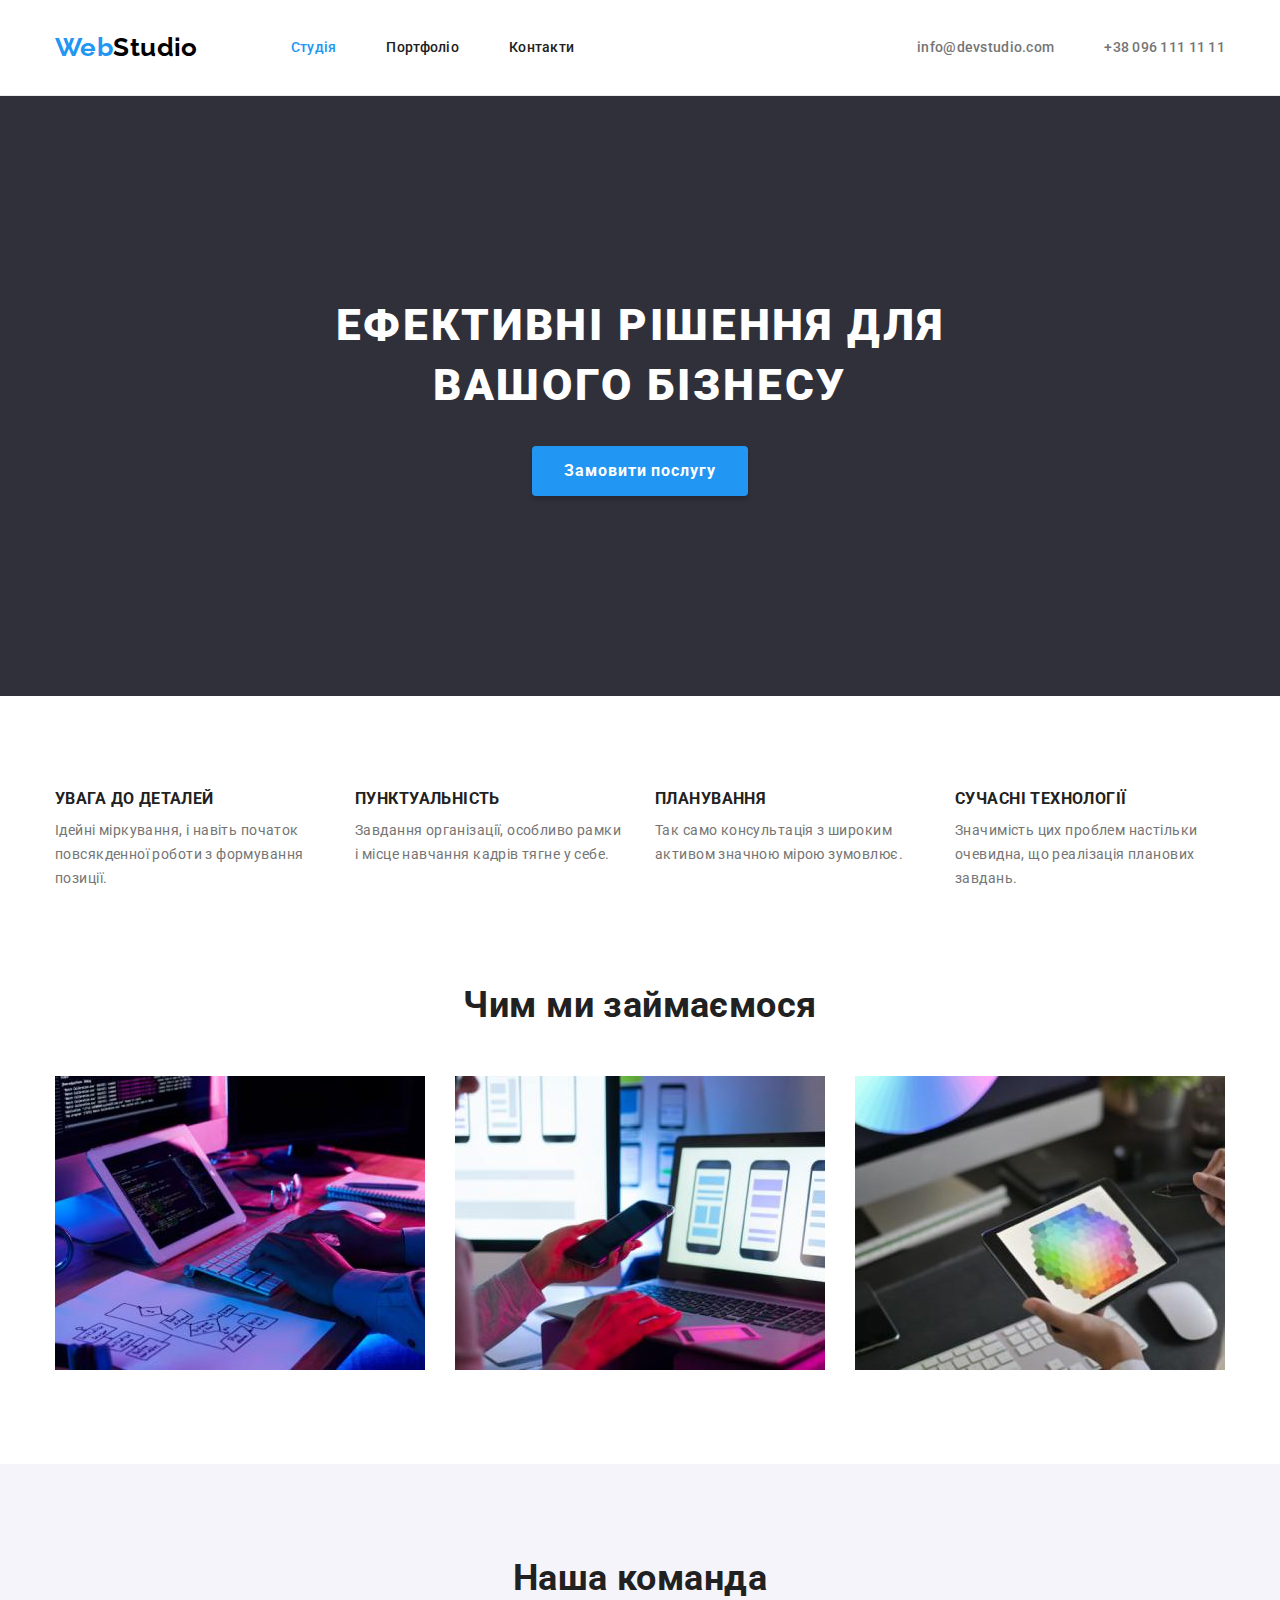
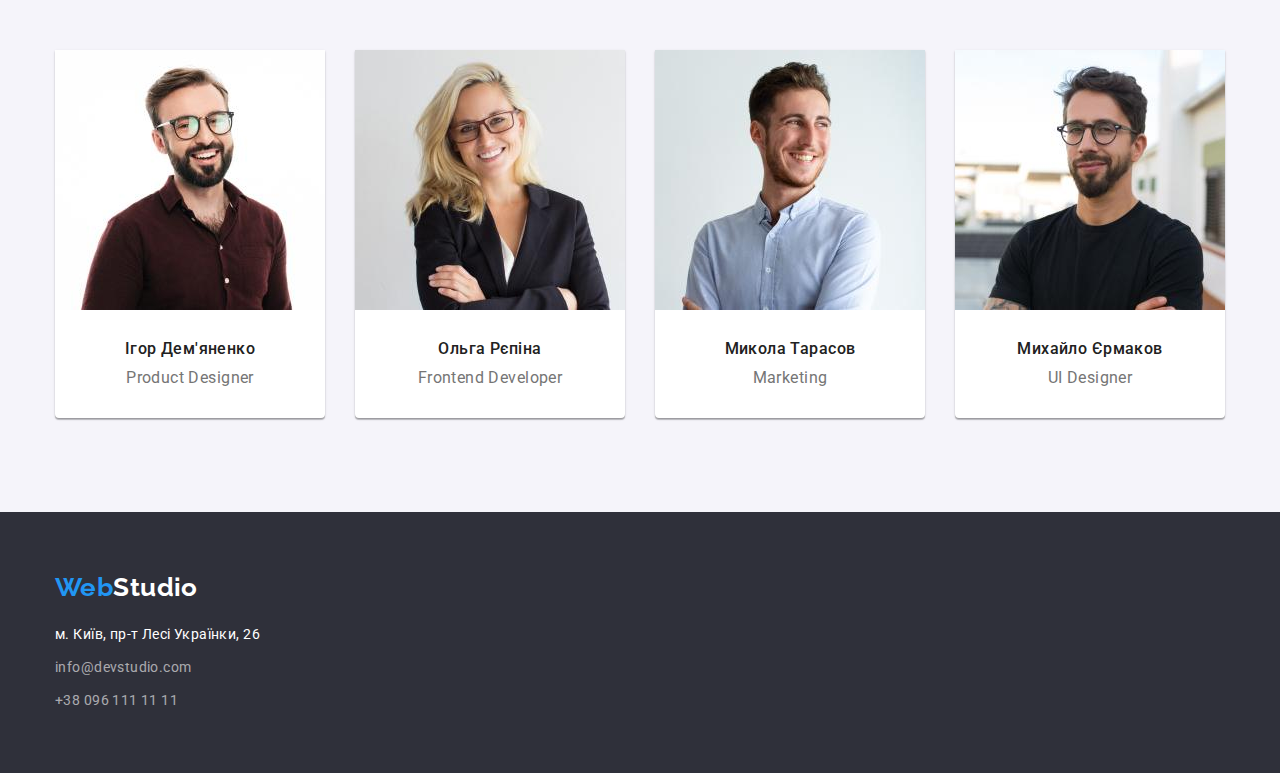
<file: index.html>
<!DOCTYPE html>
<html lang="uk">

<head>
    <meta charset="UTF-8">
    <meta http-equiv="X-UA-Compatible" content="IE=edge">
    <meta name="viewport" content="width=device-width, initial-scale=1.0">
    <title>Web Studio</title>
    <link rel="preconnect" href="https://fonts.googleapis.com">
    <link rel="preconnect" href="https://fonts.gstatic.com" crossorigin>
    <link href="https://fonts.googleapis.com/css2?family=Raleway:wght@700&family=Roboto:wght@400;500;700;900&display=swap"
        rel="stylesheet">
    <link rel="stylesheet" href="https://cdnjs.cloudflare.com/ajax/libs/modern-normalize/1.1.0/modern-normalize.min.css">
    <link rel="stylesheet" href="./css/styles.css" />
</head>

<body>


    <header>

        <div class="container header-wrapper">

            <a href="index.html" class="logo header-logo"><span class="accent">Web</span>Studio</a>
                
            <nav class="header-nav">
                <ul class="header-nav__list">
                    <li class="header-nav__item">
                        <a href="index.html" class="header-nav__link current">Студія</a>
                    </li>
                    <li class="header-nav__item">
                        <a href="portfolio.html" class="header-nav__link">Портфоліо</a>
                    </li>
                    <li class="header-nav__item">
                        <a href="#" class="header-nav__link">Контакти</a>
                    </li>
                </ul>
            </nav>
                
            <ul class="contacts-list">
                <li>
                    <a href="mailto:info@devstudio.com" class="contacts-list__link">info@devstudio.com</a>
                </li>
                
                <li>
                    <a href="tel:+380961111111" class="contacts-list__link">+38 096 111 11 11</a>
                </li>
            </ul>
        </div>

    </header>

    

    <main>
        <section class="section hero-section">
            <div class="container">
                <h1 class="hero-title">ЕФЕКТИВНІ РІШЕННЯ ДЛЯ ВАШОГО БІЗНЕСУ</h1>
                <button type="button" class="hero-button">Замовити послугу</button>
            </div>
        </section>



        <section class="section">
            <div class="container">
                <h2 class="visually-hidden">Наші переваги</h2>
                <ul class="benefits-list">
                    <li>
                        <h3 class="benefits__title">УВАГА ДО ДЕТАЛЕЙ</h3>
                        <p class="benefits__paragraph">Ідейні міркування, і навіть початок повсякденної роботи з формування
                            позиції.</p>
                    </li>
                    <li>
                        <h3 class="benefits__title">ПУНКТУАЛЬНІСТЬ</h3>
                        <p class="benefits__paragraph">Завдання організації, особливо рамки і місце навчання кадрів тягне у
                            себе.</p>
                    </li>
                    <li>
                        <h3 class="benefits__title">ПЛАНУВАННЯ</h3>
                        <p class="benefits__paragraph">Так само консультація з широким активом значною мірою зумовлює.</p>
                    </li>
                    <li>
                        <h3 class="benefits__title">СУЧАСНІ ТЕХНОЛОГІЇ</h3>
                        <p class="benefits__paragraph">Значимість цих проблем настільки очевидна, що реалізація планових
                            завдань.</p>
                    </li>
                </ul>

            </div>

        </section>



        <section class="section profile">
            <div class="container">
                <h2 class="profile__title">Чим ми займаємося</h2>
                <ul class="profile__list">
                    <li>
                        <img src="./images/img1.jpg" alt="Picture_01" width="370" height="294">
                    </li>
                    <li>
                        <img src="./images/img2.jpg" alt="Picture_02" width="370" height="294">
                    </li>
                    <li>
                        <img src="./images/img3.jpg" alt="Picture_03" width="370" height="294">
                    </li>
                </ul>
            </div>

        </section>

        <section class="section members">
            <div class="container">
                <h2 class="members__title">Наша команда</h2>
                <ul class="members-list">
                    <li>
                        <img src="images/id1.jpg" alt="photo of Igor Demyanenko" width="270" height="260"
                            class="members-list__img">
                        <div class="members__container">
                            <h3 class="members-list__title">Ігор Дем'яненко</h3>
                            <p class="members-list__paragraph">Product Designer</p>
                        </div>
                    </li>

                    <li>
                        <img src="images/op1.jpg" alt="photo of Olga Pyerina" width="270" height="260"
                            class="members-list__img">
                        <div class="members__container">
                            <h3 class="members-list__title">Ольга Рєпіна</h3>
                            <p class="members-list__paragraph">Frontend Developer</p>
                        </div>
                    </li>

                    <li>
                        <img src="images/mt1.jpg" alt="photo of Mykola Tarasov" width="270" height="260"
                            class="members-list__img">
                        <div class="members__container">
                            <h3 class="members-list__title">Микола Тарасов</h3>
                            <p class="members-list__paragraph">Marketing</p>
                        </div>
                    </li>

                    <li>
                        <img src="images/me1.jpg" alt="photo of Myhaylo Yermakov" width="270" height="260"
                            class="members-list__img">
                        <div class="members__container">
                            <h3 class="members-list__title">Михайло Єрмаков</h3>
                            <p class="members-list__paragraph">UI Designer</p>
                        </div>
                    </li>
                </ul>
            </div>
        </section>


    </main>


    <footer class="footer">
        <div class="container">
            <a href="index.html" class="logo footer-logo"><span class="accent">Web</span>Studio</a>
            
            <address class="footer-address">
                м. Київ, пр-т Лесі Українки, 26
                <a href="mailto:info@devstudio.com" class="address-item">info@devstudio.com</a>
                <a href="tel:+380961111111" class="address-item">+38 096 111 11 11</a>
            </address>
        </div>

    </footer>

</body>

</html>
</file>
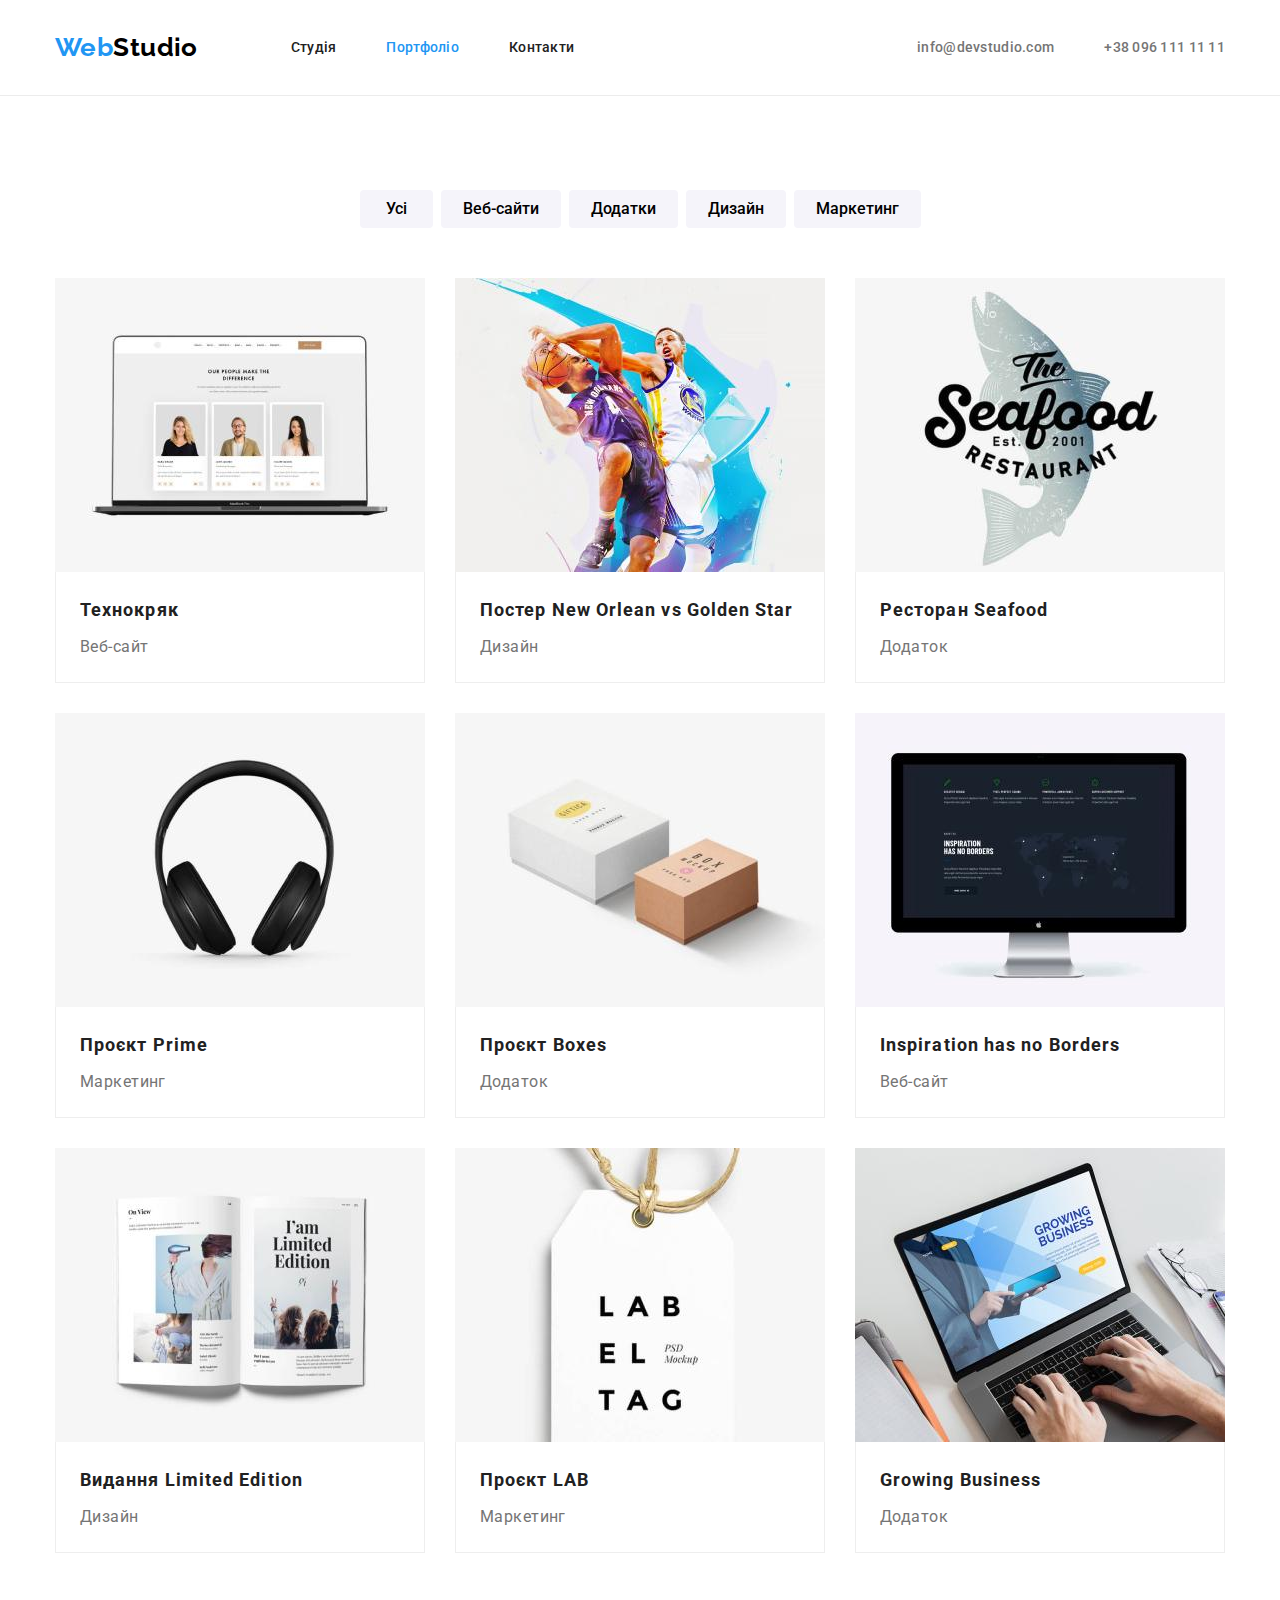
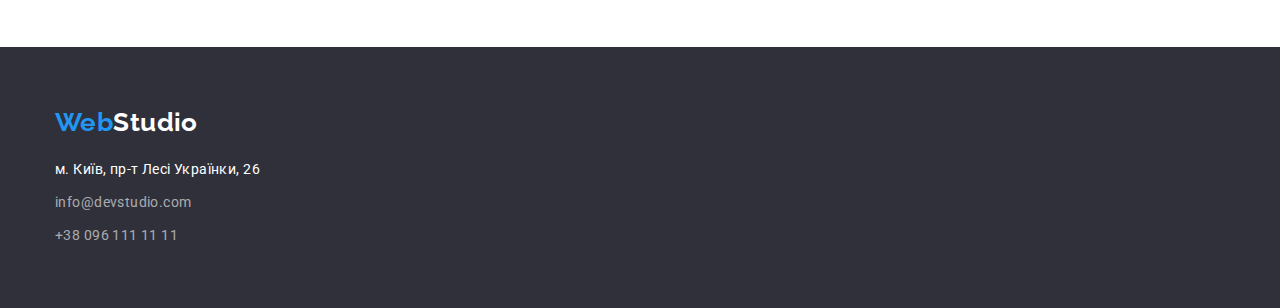
<file: portfolio.html>
<!DOCTYPE html>
<html lang="uk">

<head>
    <meta charset="UTF-8">
    <meta http-equiv="X-UA-Compatible" content="IE=edge">
    <meta name="viewport" content="width=device-width, initial-scale=1.0">
    <title>Portfolio</title>
    <link rel="preconnect" href="https://fonts.googleapis.com">
    <link rel="preconnect" href="https://fonts.gstatic.com" crossorigin>
    <link href="https://fonts.googleapis.com/css2?family=Raleway:wght@700&family=Roboto:wght@400;500;700;900&display=swap"
        rel="stylesheet">
    <link rel="stylesheet" href="https://cdnjs.cloudflare.com/ajax/libs/modern-normalize/1.1.0/modern-normalize.min.css">
    <link rel="stylesheet" href="./css/styles.css" />
</head>

<body>

    <header>

        <div class="container header-wrapper">

            <a href="index.html" class="logo header-logo"><span class="accent">Web</span>Studio</a>
                
            <nav class="header-nav">
                <ul class="header-nav__list">
                    <li class="header-nav__item">
                        <a href="index.html" class="header-nav__link ">Студія</a>
                    </li>
                    <li class="header-nav__item">
                        <a href="portfolio.html" class="header-nav__link current">Портфоліо</a>
                    </li>
                    <li class="header-nav__item">
                        <a href="#" class="header-nav__link">Контакти</a>
                    </li>
                </ul>
            </nav>
                
            <ul class="contacts-list">
                <li>
                    <a href="mailto:info@devstudio.com" class="contacts-list__link">info@devstudio.com</a>
                </li>
                
                <li>
                    <a href="tel:+380961111111" class="contacts-list__link">+38 096 111 11 11</a>
                </li>
            </ul>
        </div>

    </header>


    <main>

        <section class="section">

            <div class="container">

                <h2 class="visually-hidden">ОпціЇ</h2>

                <ul class="options__list">

                    <li><button type="button" class="options__button">Усі</button></li>

                    <li><button type="button" class="options__button">Веб-сайти</button></li>

                    <li><button type="button" class="options__button">Додатки</button></li>

                    <li><button type="button" class="options__button">Дизайн</button></li>

                    <li><button type="button" class="options__button">Маркетинг</button></li>

                </ul>
                
                <h2 class="visually-hidden">Наші партнери</h2>

                <ul class="partners__list">

                    <li>
                        <a href=""><img src="images/lt.jpg" alt="laptop" width="370" height="294">
                            <div class="partners__container">
                                <h3 class="partners__title">Технокряк</h3>
                                <p class="partners__paragraph">Веб-сайт</p>
                            </div>
                        </a>
                    </li>

                    <li>
                        <a href=""><img src="images/bas.jpg" alt="two baseball players" width="370" height="294">
                            <div class="partners__container">
                                <h3 class="partners__title">Постер New Orlean vs Golden Star</h3>
                                <p class="partners__paragraph">Дизайн</p>
                            </div>
                        </a>
                    </li>

                    <li>
                        <a href=""><img src="images/sf.jpg" alt="Seafood logo" width="370" height="294">
                            <div class="partners__container">
                                <h3 class="partners__title">Ресторан Seafood</h3>
                                <p class="partners__paragraph">Додаток</p>
                            </div>
                            
                        </a>
                    </li>

                    <li>
                        <a href=""><img src="images/hp.jpg" alt="headphones" width="370" height="294">
                            <div class="partners__container">
                                <h3 class="partners__title">Проєкт Prime</h3>
                                <p class="partners__paragraph">Маркетинг</p>
                            </div>
                            
                        </a>
                    </li>

                    <li>
                        <a href=""><img src="images/box.jpg" alt="two boxes" width="370" height="294">
                            <div class="partners__container">
                                <h3 class="partners__title">Проєкт Boxes</h3>
                                <p class="partners__paragraph">Додаток</p>
                            </div>
                            
                        </a>
                    </li>

                    <li>
                        <a href=""><img src="images/mon.jpg" alt="computer monitor" width="370" height="294">
                            <div class="partners__container">
                                <h3 class="partners__title">Inspiration has no Borders</h3>
                                <p class="partners__paragraph">Веб-сайт</p>
                            </div>
                            
                        </a>
                    </li>

                    <li>
                        <a href=""><img src="images/book.jpg" alt="open book" width="370" height="294">
                            <div class="partners__container">
                                <h3 class="partners__title">Видання Limited Edition</h3>
                                <p class="partners__paragraph">Дизайн</p>
                            </div>
                            
                        </a>
                    </li>

                    <li>
                        <a href=""><img src="images/tag.jpg" alt="Lab tag" width="370" height="294">
                            <div class="partners__container">
                                <h3 class="partners__title">Проєкт LAB</h3>
                                <p class="partners__paragraph">Маркетинг</p>
                            </div>
                            
                        </a>
                    </li>

                    <li>
                        <a href=""><img src="images/lth.jpg" alt="work with laptop" width="370" height="294">
                            <div class="partners__container">
                                <h3 class="partners__title">Growing Business</h3>
                                <p class="partners__paragraph">Додаток</p>
                            </div>
                            
                        </a>
                    </li>

                </ul>

            </div>

        </section>

    </main>


    <footer class="footer">
        <div class="container">
            <a href="index.html" class="logo footer-logo"><span class="accent">Web</span>Studio</a>
            
            <address class="footer-address">
                м. Київ, пр-т Лесі Українки, 26
                <a href="mailto:info@devstudio.com" class="address-item">info@devstudio.com</a>
                <a href="tel:+380961111111" class="address-item">+38 096 111 11 11</a>
            </address>
        </div>

    </footer>

</body>

</html>
</file>
<file: css/styles.css>
html {
    box-sizing: border-box;
}

*,
*::before,
*::after {
    box-sizing: inherit;
}

:root {
    --accent-color: #2196F3;
    --primary-color: #212121;
    --secondary-color: #757575;
    --dark-color: #2F303A;
    --primary-white: #FFFFFF;
}

body {
    font-family: 'Roboto';
    font-size: 14px;
    letter-spacing: 0.03em;
    color: var(--primary-color);
}

img {
    display: block;
}

ul{
    margin: 0;
    padding: 0;
}

li {
    list-style: none;
    margin: 0;
    padding: 0;
}

a {
    text-decoration: none;
    color: var(--head-color);
}

a, button {
    cursor: pointer;
    margin: 0;
    padding: 0;
}

address {
    font-style: normal;
}

h1,
h2,
h3,
h4,
h5,
h6,
p{
    margin-top: 0;
    margin-bottom: 0;
}

/* Utilities  */
.container {
    width: 1200px;
    margin: 0 auto;
    padding: 0px 15px;
    /* outline: 2px red solid; */
}

.section {
    padding-top: 94px;
    padding-bottom: 94px;
}

.accent {
    color: var(--accent-color);
} 

.visually-hidden {
    position: absolute;
    width: 1px;
    height: 1px;
    margin: -1px;
    border: 0;
    padding: 0;
    white-space: nowrap;
    clip-path: inset(100%);
    clip: rect(0 0 0 0);
    overflow: hidden;
}

.current {
    color: var(--accent-color);
}



/* Components  */
.logo {
    font-family: 'Raleway';
    font-weight: 700;
    font-size: 26px;
    line-height: 1.19;
    color: #000000;
}


/* Header Section  */
header {
    border-bottom: 1px solid #ECECEC;
}

header a {
    padding-bottom: 32px;
    padding-top: 32px;
}

.header-wrapper {
    display: flex;
}

.header-logo {
    margin-right: 93px;
}

.header-nav {
    display: flex;
    align-items: center;
}

.header-nav__list {
    display: flex;
    gap: 50px;
}


.contacts-list{
    display: flex;
    gap: 50px;
    align-items: center;
    margin-left: auto;
}

.header-nav__link {
    font-weight: 500;
    line-height: 1.15;
    letter-spacing: 0.02em;
}

.contacts-list__link {
    font-weight: 500;
    line-height: 1.15;
    letter-spacing: 0.02em;
    color: var(--secondary-color);
}

.header-nav__link:hover,
.header-nav__link:focus,
.contacts-list__link:hover,
.contacts-list__link:focus {
    color: var(--accent-color);
}

/* Hero Section  */
.hero-section {
    background-color: var(--dark-color);
    padding: 200px 0px;
}

.hero-title {
    font-weight: 900;
    font-size: 44px;
    line-height: 1.36;
    text-align: center;
    letter-spacing: 0.06em;
    text-transform: uppercase;
    color: var(--primary-white);
    margin: 0 auto;
    margin-bottom: 30px;
    width: 696px;
    height: 120px;
}

.hero-button {
    background: var(--accent-color);
    box-shadow: 0px 4px 4px rgba(0, 0, 0, 0.15);
    border-radius: 4px;
    font-weight: 700;
    font-size: 16px;
    line-height: 1.88;
    letter-spacing: 0.06em;
    color: var(--primary-white);
    padding: 10px 32px;
    border: none;
    margin: 0 auto;
    display: block;
}

.hero-button:focus, .hero-button:hover {
    background: #188CE8;
}

/* Benefits Section  */
.benefits-list {
    display: flex;
    gap: 30px;
}

.benefits__title {
    font-weight: 700;
    line-height: 1.15;
    text-transform: uppercase;
    margin-bottom: 10px;
}

.benefits__paragraph {
    line-height: 1.71;
    color: var(--secondary-color);
    width: 270px;
}

/* Profile Section  */

.profile {
    padding-top: 0px;
}

.profile__title {
    font-weight: 700;
    font-size: 36px;
    line-height: 1.16;
    text-align: center;
    color: var(--primary-color);
    margin-bottom: 50px;
}

.profile__list {
    display: flex;
    gap: 30px;
}

/* Members section */

.members {
    background-color: #F5F4FA;
}

.members__title {
    font-weight: 700;
    font-size: 36px;
    line-height: 1.16;
    text-align: center;
    margin-bottom: 50px;
}

.members-list {
    display: flex;
    gap: 30px;
}

.members__container {
    padding: 30px 15px;
}

.members-list li {
    background-color: white;
    box-shadow: 0px 1px 3px rgba(0, 0, 0, 0.12), 0px 1px 1px rgba(0, 0, 0, 0.14), 0px 2px 1px rgba(0, 0, 0, 0.2);
    border-radius: 0px 0px 4px 4px;
}

.members-list__title {
    font-weight: 500;
    font-size: 16px;
    line-height: 1.18;
    text-align: center;
    margin-bottom: 10px;
}

.members-list__paragraph {
    font-size: 16px;
    line-height: 1.18;
    text-align: center;
    color: var(--secondary-color);
}

/* Footer Section  */

footer {
    background-color: var(--dark-color);
    padding-top: 60px;
    padding-bottom: 60px;
}

.footer-logo {
    display: inline-block;
    font-weight: 700;
    font-size: 26px;
    line-height: 1.19;
    color: var(--primary-white);
    margin-bottom: 20px;
}

.footer-address {
    font-size: 14px;
    line-height: 1.71;
    color: var(--primary-white);
}

.footer-address a {
    display: block;
    margin-top: 9px;
}

.address-item {
    color: rgba(255, 255, 255, 0.6);
}


.address-item:hover, .address-item:focus {
    color: var(--primary-white);
}

/* Options section */
.options__list {
    display: flex;
    justify-content: center;
    gap: 8px;
    padding-bottom: 0;
    margin-bottom: 50px;
}

.options__button {
    font-weight: 500;
    font-size: 16px;
    line-height: 1.62;
    text-align: center;
    min-width: 73px;
    height: 38px;
    background: #F5F4FA;
    border-radius: 4px;
    border: none;
    padding: 6px 22px;
}

.options__button:hover, .options__button:focus {
    color: var(--primary-white);
    background: var(--accent-color);
    box-shadow: 0px 3px 1px rgba(0, 0, 0, 0.1), 0px 1px 2px rgba(0, 0, 0, 0.08), 0px 2px 2px rgba(0, 0, 0, 0.12);
}

/* Partners section */
.partners__list {
    display: flex;
    flex-wrap: wrap;
    gap: 30px;
}

.partners__container {
    padding: 20px 24px;
    border-left: 1px solid #EEEEEE;
    border-right: 1px solid #EEEEEE;
    border-bottom: 1px solid #EEEEEE;
}

.partners__title {
    font-weight: 700;
    font-size: 18px;
    line-height: 2;
    letter-spacing: 0.06em;
    margin-bottom: 4px;
}

.partners__paragraph {
    font-size: 16px;
    line-height: 1.88;
    color: var(--secondary-color);
}
</file>
